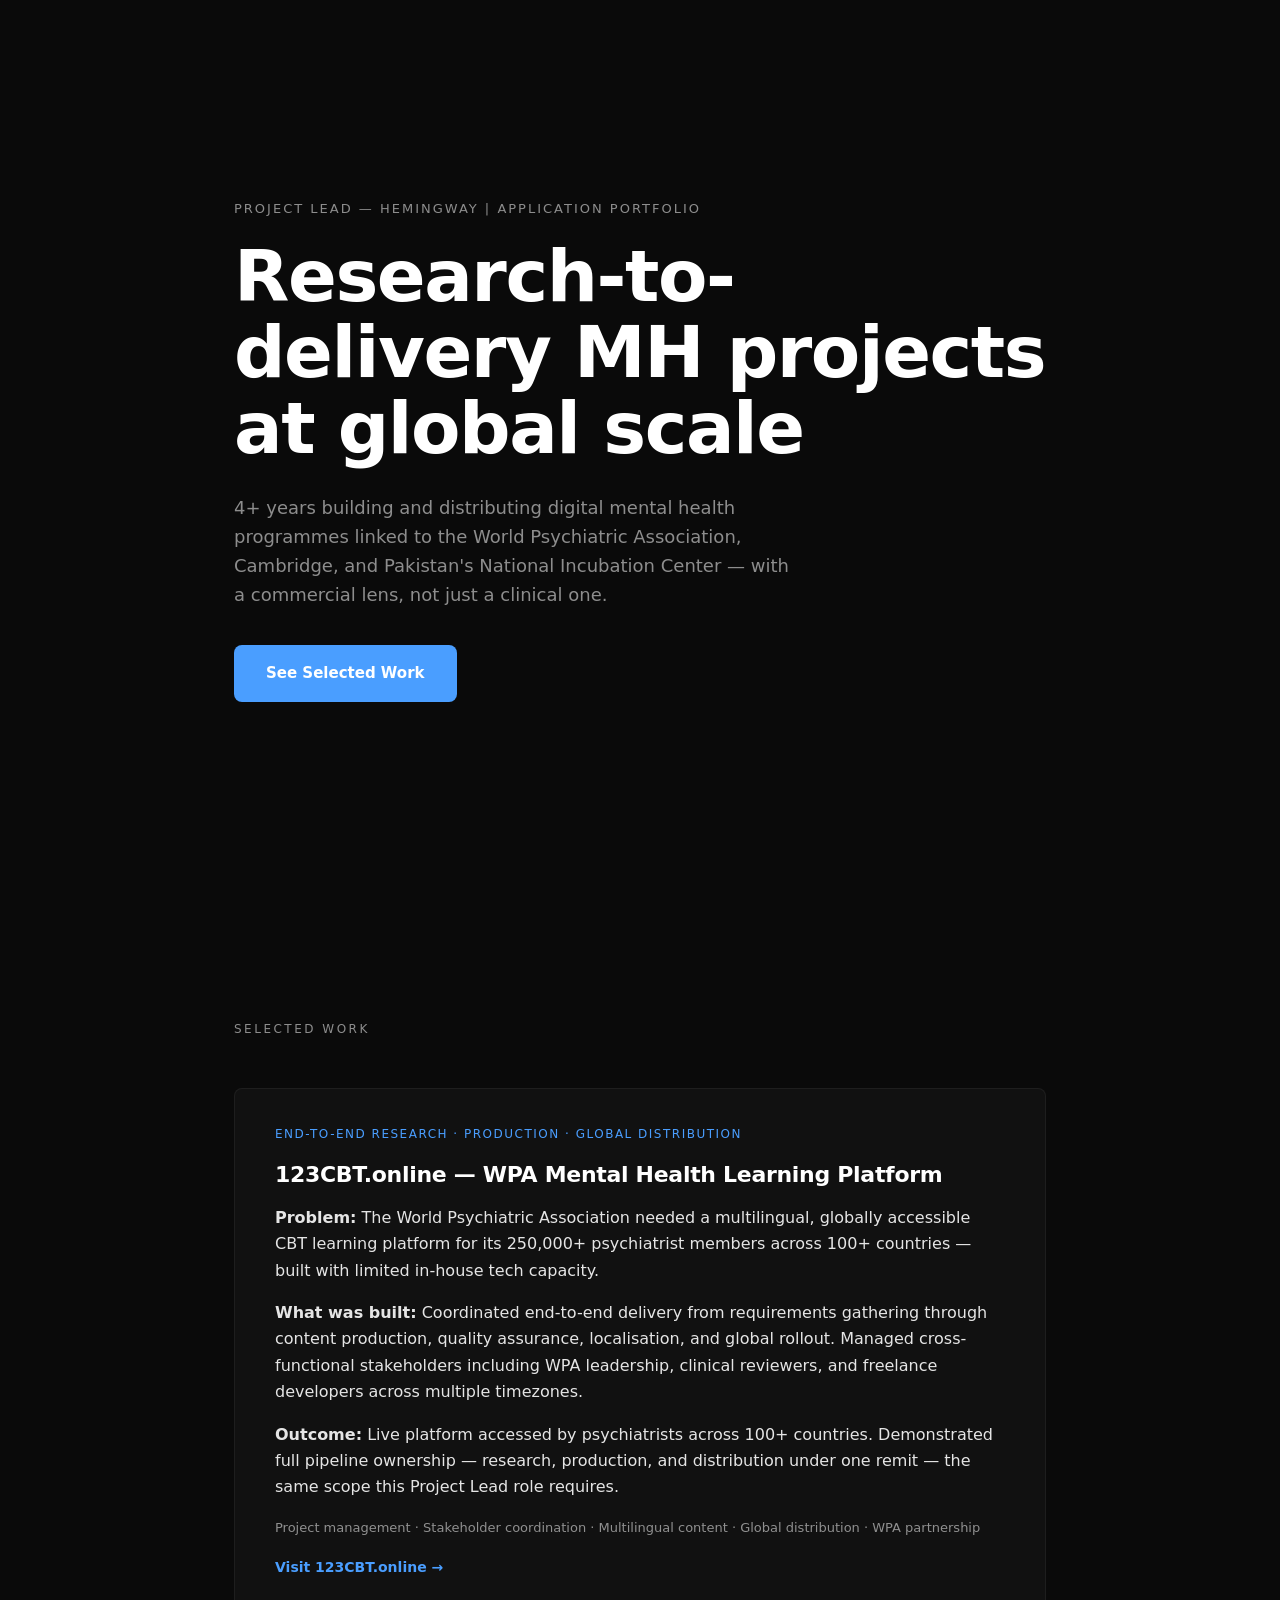
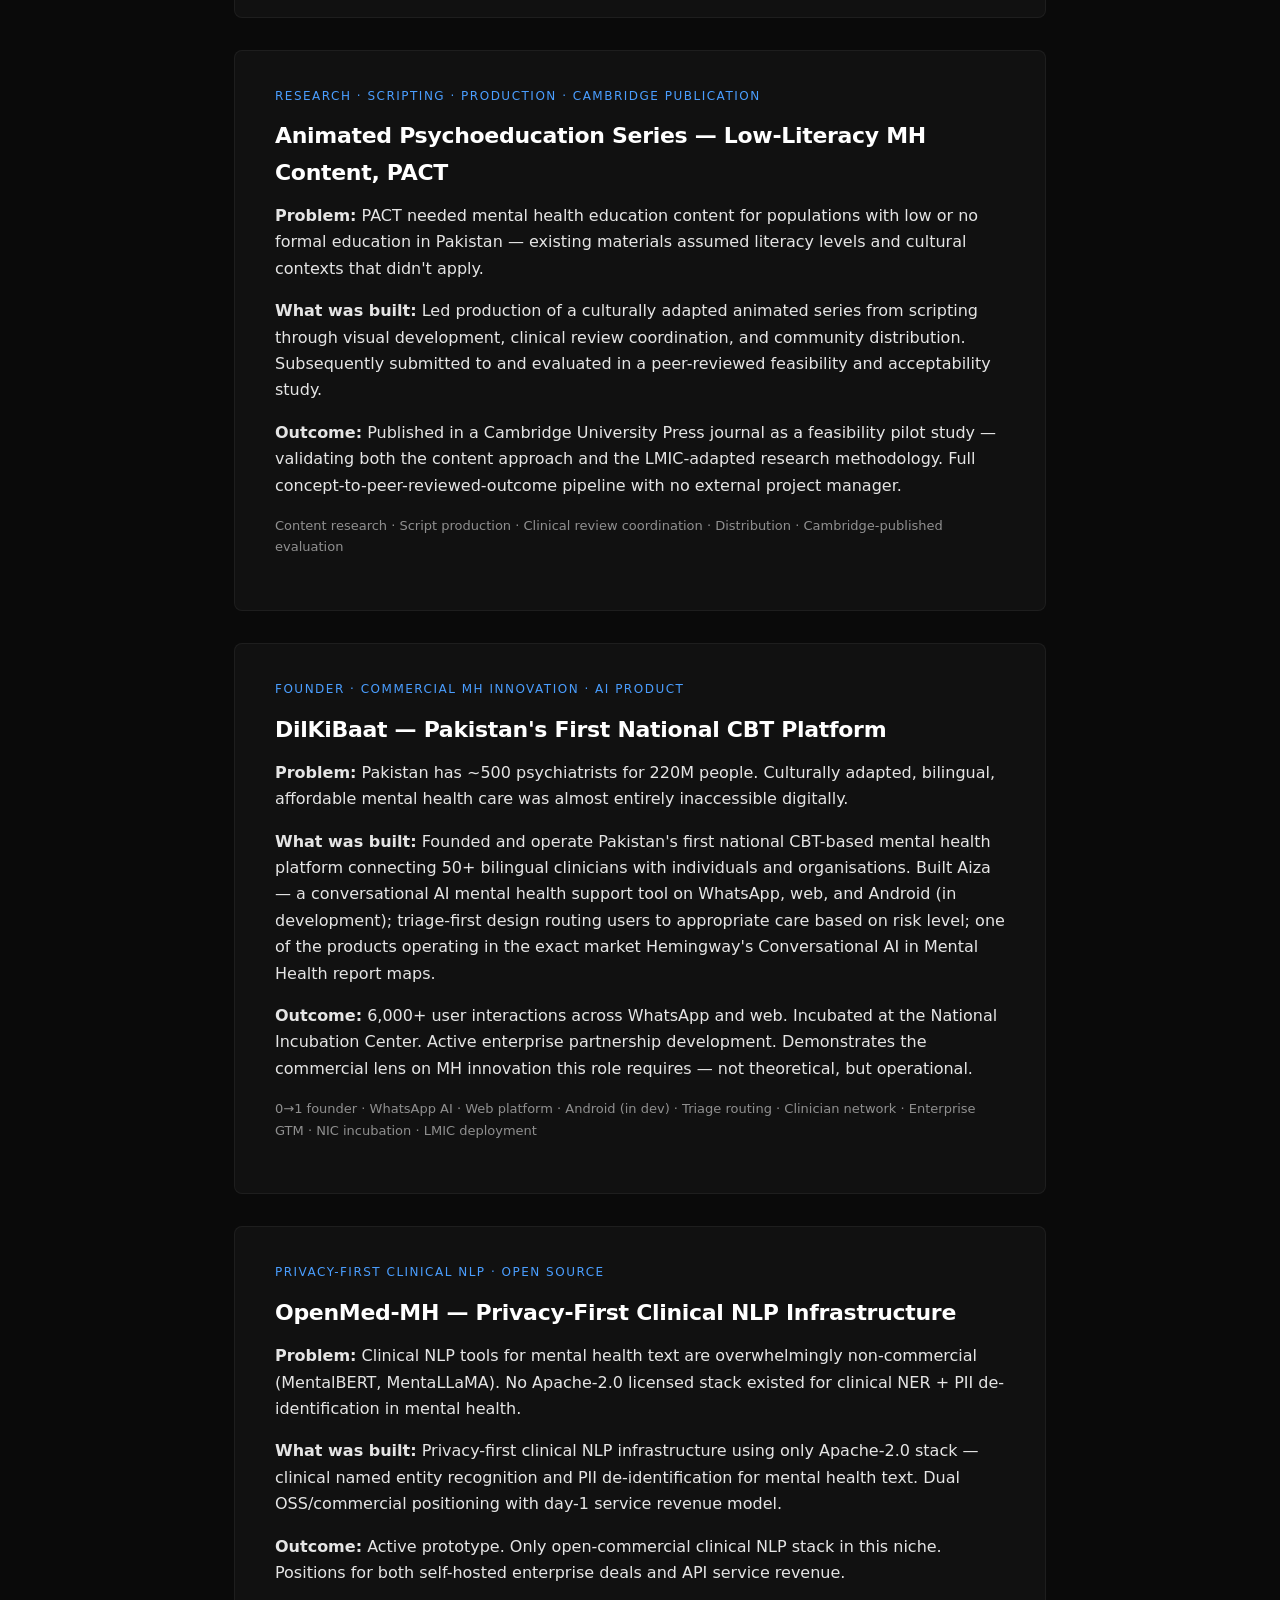
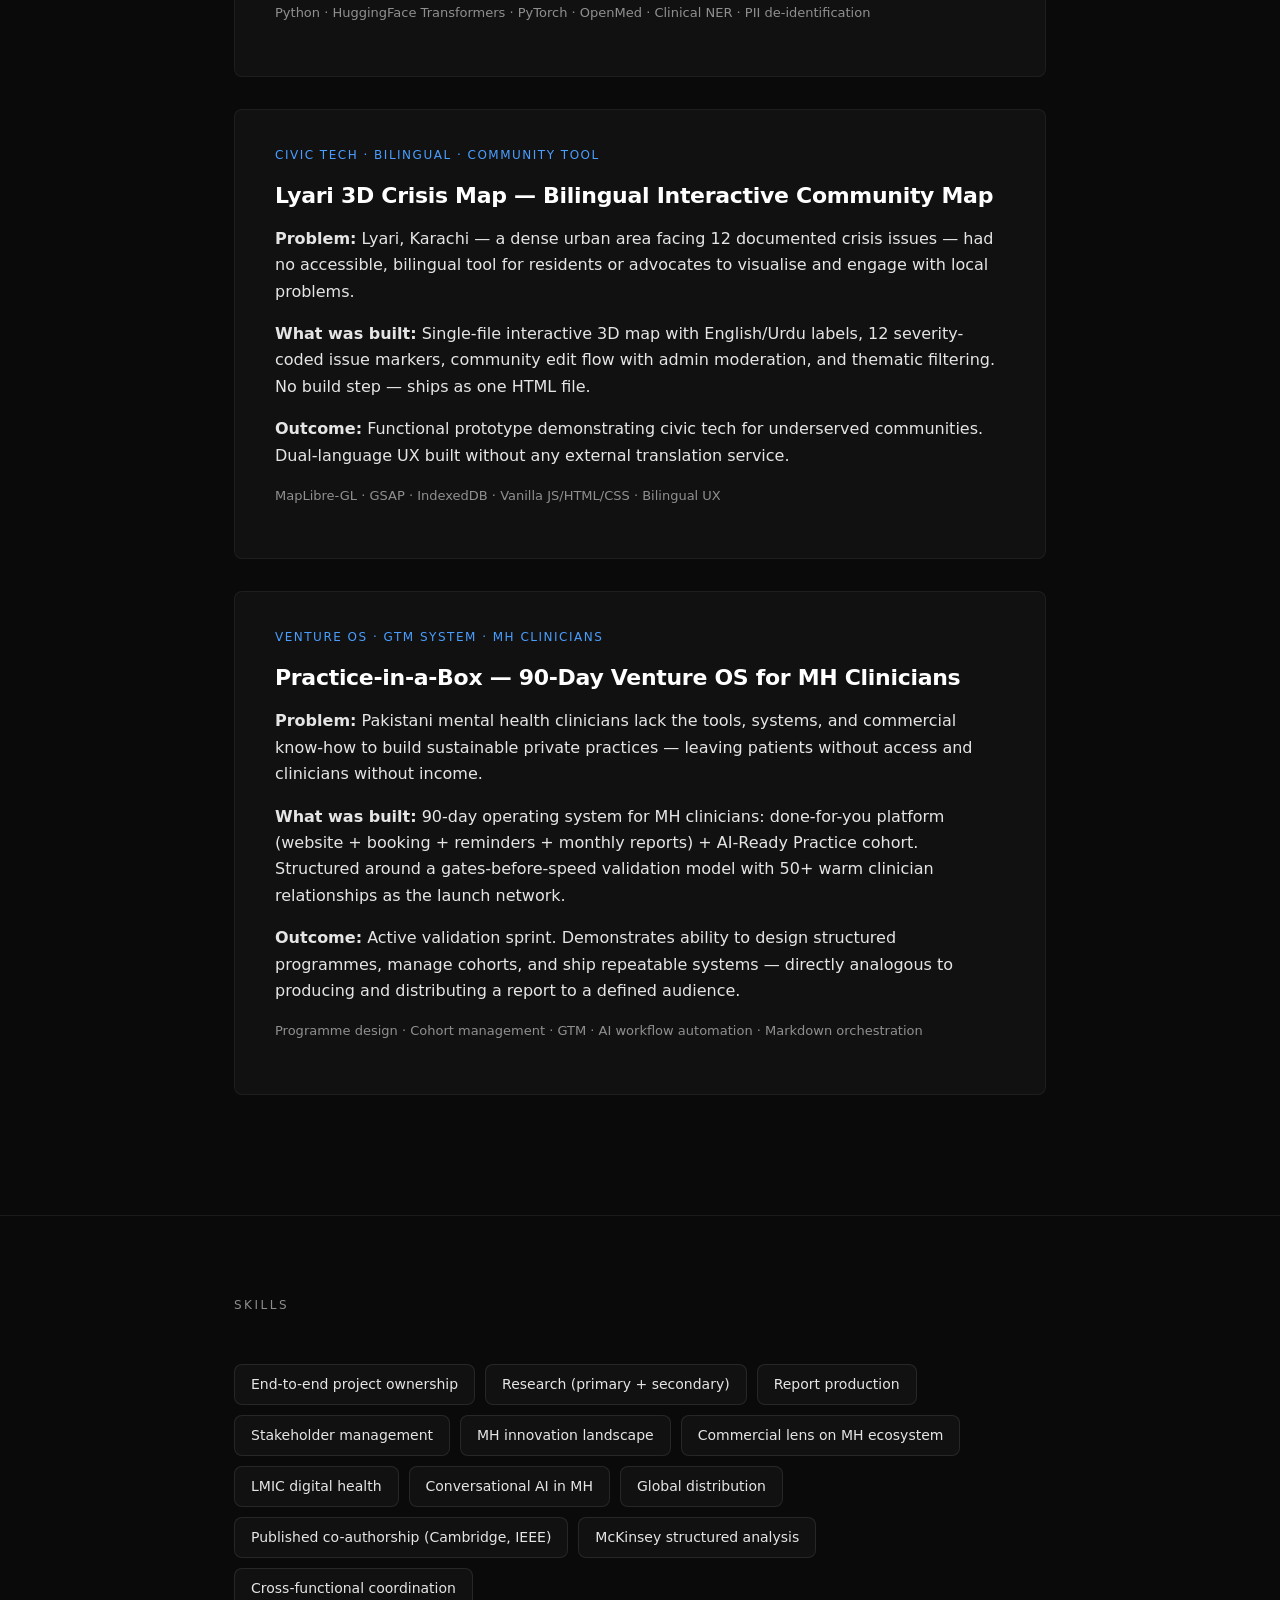
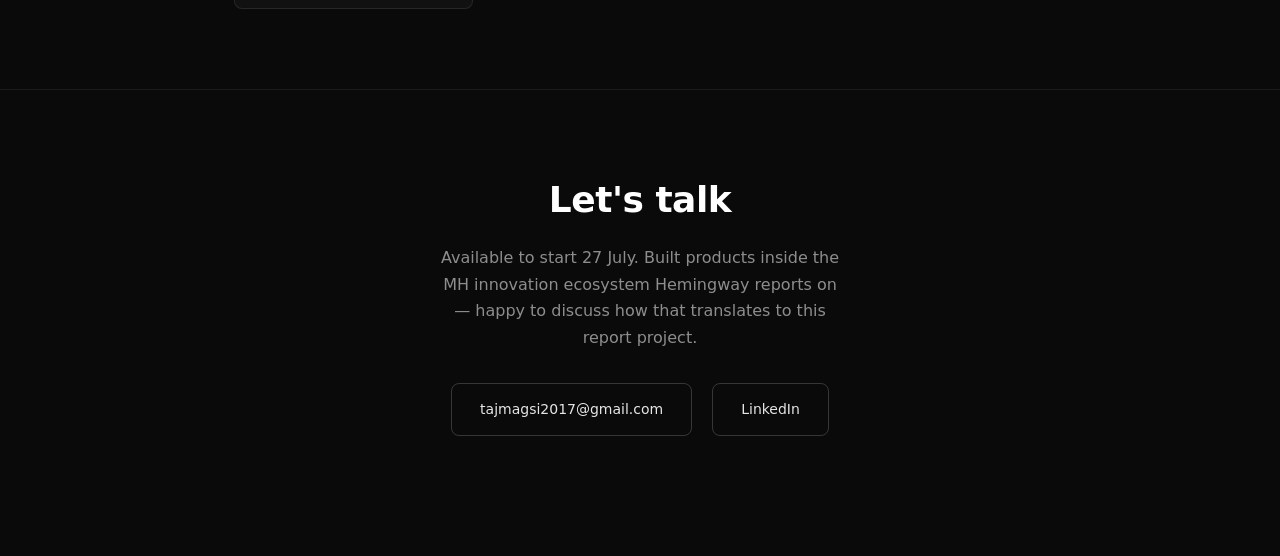
<file: jobs/hemingway-project-lead/index.html>
<!DOCTYPE html>
<html lang="en">
<head>
<meta charset="UTF-8">
<meta name="viewport" content="width=device-width, initial-scale=1.0">
<meta name="robots" content="noindex, nofollow">
<title>Taj M. Magsi — Project Lead, Hemingway | Portfolio</title>
<style>
  :root {
    --bg: #0A0A0A;
    --surface: #111111;
    --body: #E5E5E5;
    --secondary: rgba(229,229,229,0.6);
    --white: #FFFFFF;
    --radius: 8px;
    --accent: #4A9EFF;
  }

  *, *::before, *::after { box-sizing: border-box; margin: 0; padding: 0; }
  html { scroll-behavior: smooth; }

  body {
    background: var(--bg);
    color: var(--body);
    font-family: 'Segoe UI', system-ui, -apple-system, sans-serif;
    font-size: 16px;
    line-height: 1.65;
    -webkit-font-smoothing: antialiased;
  }

  a { color: var(--accent); text-decoration: none; }
  a:hover { text-decoration: underline; }

  .container { max-width: 860px; margin: 0 auto; padding: 0 24px; }
  section { padding: 120px 0; }
  @media (max-width: 768px) { section { padding: 80px 0; } }

  .hero {
    min-height: 100vh;
    display: flex;
    flex-direction: column;
    justify-content: center;
    padding: 80px 0;
  }

  .hero-label {
    font-size: 13px;
    letter-spacing: 2px;
    text-transform: uppercase;
    color: var(--secondary);
    margin-bottom: 20px;
  }

  .hero h1 {
    color: var(--white);
    font-size: clamp(42px, 7vw, 72px);
    letter-spacing: -0.02em;
    line-height: 1.05;
    margin-bottom: 28px;
  }

  .hero-sub {
    font-size: 18px;
    color: var(--secondary);
    max-width: 560px;
    line-height: 1.6;
    margin-bottom: 36px;
  }

  .hero-cta {
    display: inline-block;
    background: var(--accent);
    color: var(--white);
    padding: 16px 32px;
    border-radius: var(--radius);
    font-weight: 600;
    font-size: 15px;
    transition: opacity 200ms ease;
  }

  .hero-cta:hover { opacity: 0.85; text-decoration: none; }

  .section-label {
    font-size: 12px;
    letter-spacing: 2.5px;
    text-transform: uppercase;
    color: var(--secondary);
    margin-bottom: 48px;
  }

  .case-studies { display: flex; flex-direction: column; gap: 32px; }

  .case-card {
    background: var(--surface);
    border-radius: var(--radius);
    padding: 36px 40px;
    border: 1px solid rgba(229,229,229,0.06);
    transition: border-color 200ms ease;
  }

  .case-card:hover { border-color: rgba(74,158,255,0.3); }

  .case-tag {
    font-size: 12px;
    letter-spacing: 1.5px;
    text-transform: uppercase;
    color: var(--accent);
    margin-bottom: 12px;
  }

  .case-card h3 {
    color: var(--white);
    font-size: 22px;
    letter-spacing: -0.3px;
    margin-bottom: 12px;
  }

  .case-card p { color: var(--body); margin-bottom: 16px; }
  .case-stack { font-size: 13px; color: var(--secondary); margin-bottom: 16px; }
  .case-link { font-size: 14px; font-weight: 600; }

  .skills-section {
    border-top: 1px solid rgba(229,229,229,0.08);
    padding: 80px 0;
  }

  .skills-list { display: flex; flex-wrap: wrap; gap: 10px; margin-top: 32px; }

  .skill-chip {
    background: var(--surface);
    border: 1px solid rgba(229,229,229,0.1);
    border-radius: var(--radius);
    padding: 8px 16px;
    font-size: 14px;
    color: var(--body);
  }

  .contact-section {
    border-top: 1px solid rgba(229,229,229,0.08);
    padding: 80px 0 120px;
    text-align: center;
  }

  .contact-section h2 {
    color: var(--white);
    font-size: 36px;
    letter-spacing: -0.5px;
    margin-bottom: 16px;
  }

  .contact-section p {
    color: var(--secondary);
    margin-bottom: 32px;
    max-width: 400px;
    margin-left: auto;
    margin-right: auto;
  }

  .contact-links { display: flex; gap: 20px; justify-content: center; flex-wrap: wrap; }

  .contact-btn {
    display: inline-block;
    border: 1px solid rgba(229,229,229,0.2);
    border-radius: var(--radius);
    padding: 14px 28px;
    color: var(--body);
    font-size: 14px;
    transition: border-color 200ms ease, color 200ms ease;
  }

  .contact-btn:hover { border-color: var(--accent); color: var(--white); text-decoration: none; }

  .reveal {
    opacity: 0;
    transform: translateY(30px);
    transition: opacity 0.6s ease-out, transform 0.6s ease-out;
  }

  .reveal.visible { opacity: 1; transform: translateY(0); }
  .reveal:nth-child(2) { transition-delay: 80ms; }
  .reveal:nth-child(3) { transition-delay: 160ms; }

  @media (prefers-reduced-motion: reduce) {
    .reveal { opacity: 1; transform: none; transition: none; }
  }
</style>
</head>
<body>

<!-- HERO -->
<section class="hero">
  <div class="container">
    <div class="hero-label">Project Lead — Hemingway | Application Portfolio</div>
    <h1>Research-to-delivery MH projects at global scale</h1>
    <p class="hero-sub">4+ years building and distributing digital mental health programmes linked to the World Psychiatric Association, Cambridge, and Pakistan's National Incubation Center — with a commercial lens, not just a clinical one.</p>
    <a href="#work" class="hero-cta">See Selected Work</a>
  </div>
</section>

<!-- CASE STUDIES -->
<section id="work">
  <div class="container">
    <div class="section-label">Selected Work</div>
    <div class="case-studies">

      <div class="case-card reveal">
        <div class="case-tag">End-to-End Research · Production · Global Distribution</div>
        <h3>123CBT.online — WPA Mental Health Learning Platform</h3>
        <p><strong>Problem:</strong> The World Psychiatric Association needed a multilingual, globally accessible CBT learning platform for its 250,000+ psychiatrist members across 100+ countries — built with limited in-house tech capacity.</p>
        <p><strong>What was built:</strong> Coordinated end-to-end delivery from requirements gathering through content production, quality assurance, localisation, and global rollout. Managed cross-functional stakeholders including WPA leadership, clinical reviewers, and freelance developers across multiple timezones.</p>
        <p><strong>Outcome:</strong> Live platform accessed by psychiatrists across 100+ countries. Demonstrated full pipeline ownership — research, production, and distribution under one remit — the same scope this Project Lead role requires.</p>
        <div class="case-stack">Project management · Stakeholder coordination · Multilingual content · Global distribution · WPA partnership</div>
        <a href="https://123CBT.online" class="case-link">Visit 123CBT.online →</a>
      </div>

      <div class="case-card reveal">
        <div class="case-tag">Research · Scripting · Production · Cambridge Publication</div>
        <h3>Animated Psychoeducation Series — Low-Literacy MH Content, PACT</h3>
        <p><strong>Problem:</strong> PACT needed mental health education content for populations with low or no formal education in Pakistan — existing materials assumed literacy levels and cultural contexts that didn't apply.</p>
        <p><strong>What was built:</strong> Led production of a culturally adapted animated series from scripting through visual development, clinical review coordination, and community distribution. Subsequently submitted to and evaluated in a peer-reviewed feasibility and acceptability study.</p>
        <p><strong>Outcome:</strong> Published in a Cambridge University Press journal as a feasibility pilot study — validating both the content approach and the LMIC-adapted research methodology. Full concept-to-peer-reviewed-outcome pipeline with no external project manager.</p>
        <div class="case-stack">Content research · Script production · Clinical review coordination · Distribution · Cambridge-published evaluation</div>
      </div>

      <div class="case-card reveal">
        <div class="case-tag">Founder · Commercial MH Innovation · AI Product</div>
        <h3>DilKiBaat — Pakistan's First National CBT Platform</h3>
        <p><strong>Problem:</strong> Pakistan has ~500 psychiatrists for 220M people. Culturally adapted, bilingual, affordable mental health care was almost entirely inaccessible digitally.</p>
        <p><strong>What was built:</strong> Founded and operate Pakistan's first national CBT-based mental health platform connecting 50+ bilingual clinicians with individuals and organisations. Built Aiza — a conversational AI mental health support tool on WhatsApp, web, and Android (in development); triage-first design routing users to appropriate care based on risk level; one of the products operating in the exact market Hemingway's Conversational AI in Mental Health report maps.</p>
        <p><strong>Outcome:</strong> 6,000+ user interactions across WhatsApp and web. Incubated at the National Incubation Center. Active enterprise partnership development. Demonstrates the commercial lens on MH innovation this role requires — not theoretical, but operational.</p>
        <div class="case-stack">0→1 founder · WhatsApp AI · Web platform · Android (in dev) · Triage routing · Clinician network · Enterprise GTM · NIC incubation · LMIC deployment</div>
      </div>

      <div class="case-card reveal">
        <div class="case-tag">Privacy-First Clinical NLP · Open Source</div>
        <h3>OpenMed-MH — Privacy-First Clinical NLP Infrastructure</h3>
        <p><strong>Problem:</strong> Clinical NLP tools for mental health text are overwhelmingly non-commercial (MentalBERT, MentaLLaMA). No Apache-2.0 licensed stack existed for clinical NER + PII de-identification in mental health.</p>
        <p><strong>What was built:</strong> Privacy-first clinical NLP infrastructure using only Apache-2.0 stack — clinical named entity recognition and PII de-identification for mental health text. Dual OSS/commercial positioning with day-1 service revenue model.</p>
        <p><strong>Outcome:</strong> Active prototype. Only open-commercial clinical NLP stack in this niche. Positions for both self-hosted enterprise deals and API service revenue.</p>
        <div class="case-stack">Python · HuggingFace Transformers · PyTorch · OpenMed · Clinical NER · PII de-identification</div>
      </div>

      <div class="case-card reveal">
        <div class="case-tag">Civic Tech · Bilingual · Community Tool</div>
        <h3>Lyari 3D Crisis Map — Bilingual Interactive Community Map</h3>
        <p><strong>Problem:</strong> Lyari, Karachi — a dense urban area facing 12 documented crisis issues — had no accessible, bilingual tool for residents or advocates to visualise and engage with local problems.</p>
        <p><strong>What was built:</strong> Single-file interactive 3D map with English/Urdu labels, 12 severity-coded issue markers, community edit flow with admin moderation, and thematic filtering. No build step — ships as one HTML file.</p>
        <p><strong>Outcome:</strong> Functional prototype demonstrating civic tech for underserved communities. Dual-language UX built without any external translation service.</p>
        <div class="case-stack">MapLibre-GL · GSAP · IndexedDB · Vanilla JS/HTML/CSS · Bilingual UX</div>
      </div>

      <div class="case-card reveal">
        <div class="case-tag">Venture OS · GTM System · MH Clinicians</div>
        <h3>Practice-in-a-Box — 90-Day Venture OS for MH Clinicians</h3>
        <p><strong>Problem:</strong> Pakistani mental health clinicians lack the tools, systems, and commercial know-how to build sustainable private practices — leaving patients without access and clinicians without income.</p>
        <p><strong>What was built:</strong> 90-day operating system for MH clinicians: done-for-you platform (website + booking + reminders + monthly reports) + AI-Ready Practice cohort. Structured around a gates-before-speed validation model with 50+ warm clinician relationships as the launch network.</p>
        <p><strong>Outcome:</strong> Active validation sprint. Demonstrates ability to design structured programmes, manage cohorts, and ship repeatable systems — directly analogous to producing and distributing a report to a defined audience.</p>
        <div class="case-stack">Programme design · Cohort management · GTM · AI workflow automation · Markdown orchestration</div>
      </div>

    </div>
  </div>
</section>

<!-- SKILLS -->
<div class="skills-section">
  <div class="container">
    <div class="section-label">Skills</div>
    <div class="skills-list">
      <span class="skill-chip">End-to-end project ownership</span>
      <span class="skill-chip">Research (primary + secondary)</span>
      <span class="skill-chip">Report production</span>
      <span class="skill-chip">Stakeholder management</span>
      <span class="skill-chip">MH innovation landscape</span>
      <span class="skill-chip">Commercial lens on MH ecosystem</span>
      <span class="skill-chip">LMIC digital health</span>
      <span class="skill-chip">Conversational AI in MH</span>
      <span class="skill-chip">Global distribution</span>
      <span class="skill-chip">Published co-authorship (Cambridge, IEEE)</span>
      <span class="skill-chip">McKinsey structured analysis</span>
      <span class="skill-chip">Cross-functional coordination</span>
    </div>
  </div>
</div>

<!-- CONTACT -->
<div class="contact-section">
  <div class="container">
    <h2>Let's talk</h2>
    <p>Available to start 27 July. Built products inside the MH innovation ecosystem Hemingway reports on — happy to discuss how that translates to this report project.</p>
    <div class="contact-links">
      <a href="mailto:tajmagsi2017@gmail.com" class="contact-btn">tajmagsi2017@gmail.com</a>
      <a href="https://www.linkedin.com/in/tajmagsi" class="contact-btn">LinkedIn</a>
    </div>
  </div>
</div>

<script>
  const observer = new IntersectionObserver((entries) => {
    entries.forEach(e => { if (e.isIntersecting) e.target.classList.add('visible'); });
  }, { threshold: 0.2 });
  document.querySelectorAll('.reveal').forEach(el => observer.observe(el));
</script>

</body>
</html>
</file>
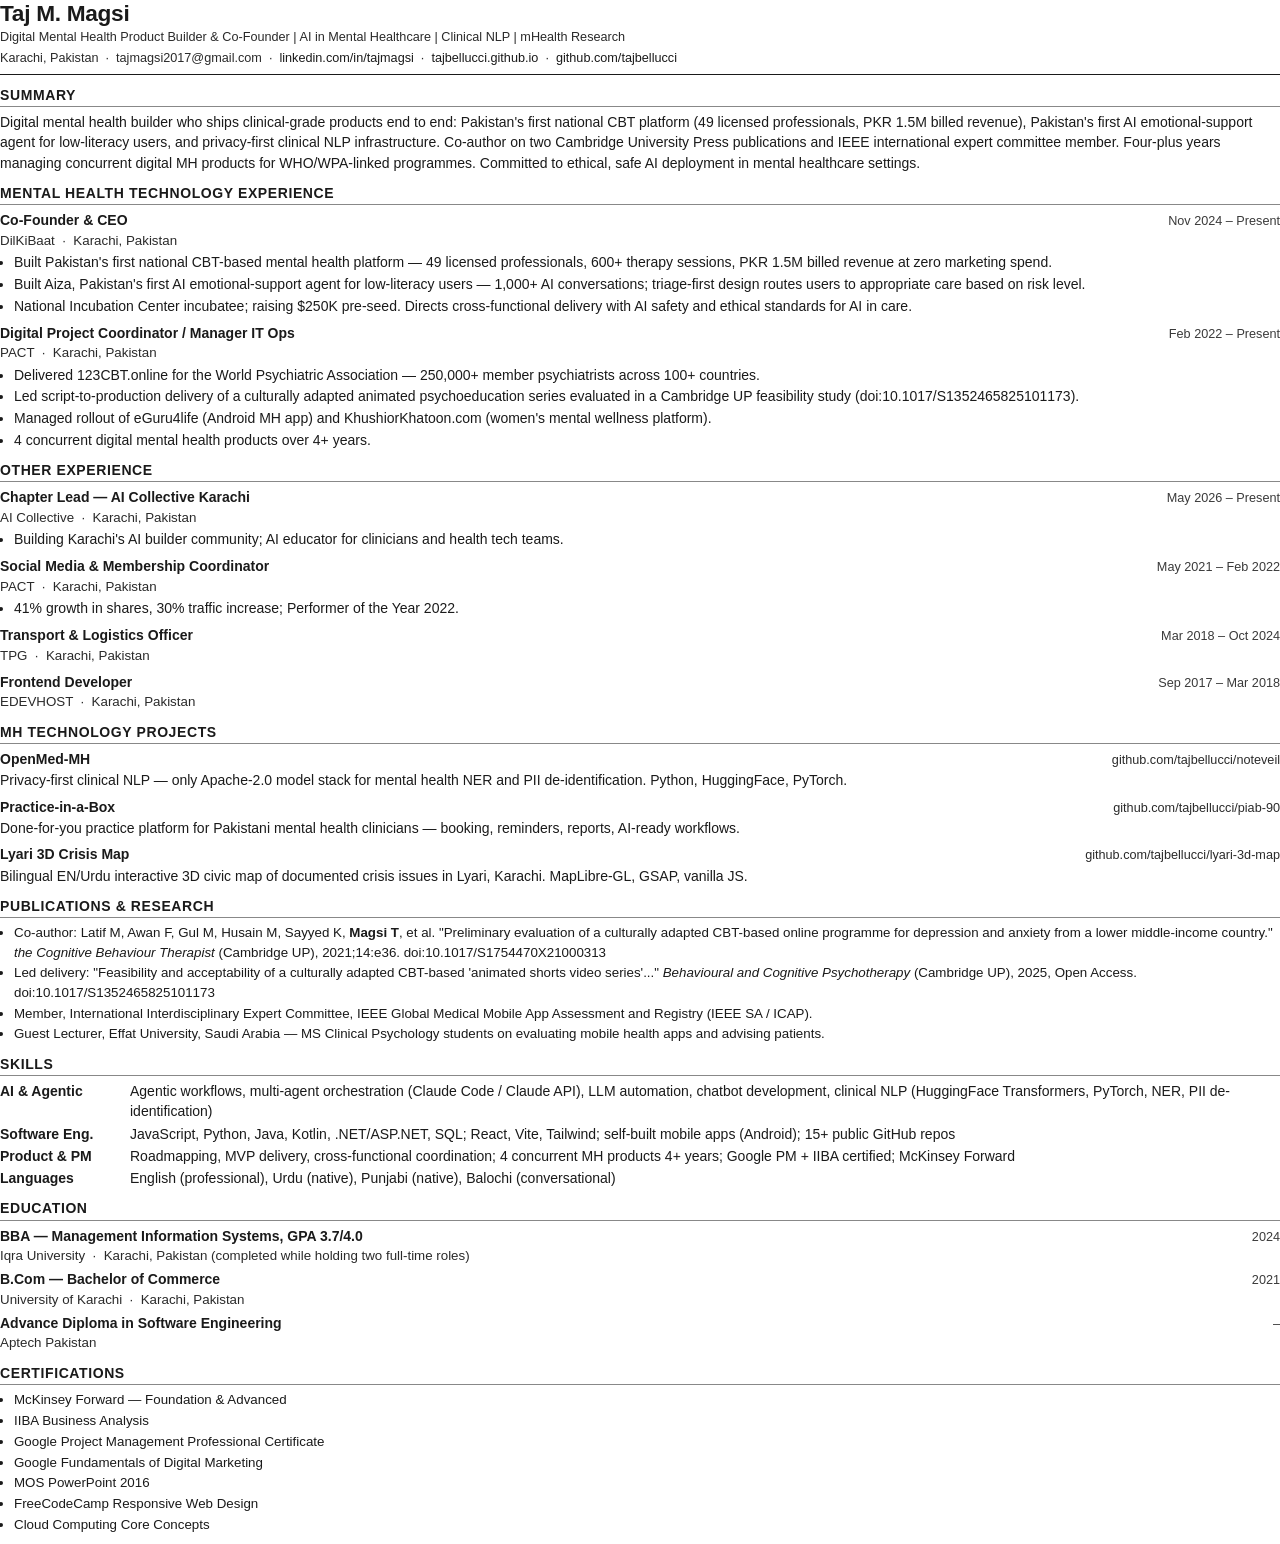
<file: resume-mentalhealth.html>
<!DOCTYPE html>
<html lang="en">
<head>
<meta charset="UTF-8">
<meta name="viewport" content="width=device-width, initial-scale=1.0">
<title>Taj M. Magsi — Resume (Mental Health Focus)</title>
<style>
  @page {
    size: Letter;
    margin: 0.6in;
  }

  * {
    box-sizing: border-box;
    margin: 0;
    padding: 0;
  }

  body {
    font-family: Calibri, 'Gill Sans', Arial, sans-serif;
    font-size: 10.5pt;
    line-height: 1.45;
    color: #1a1a1a;
    background: #ffffff;
  }

  .header {
    border-bottom: 1.5px solid #1a1a1a;
    padding-bottom: 6px;
    margin-bottom: 10px;
  }

  .header h1 {
    font-size: 17pt;
    font-weight: 700;
    letter-spacing: -0.3px;
    line-height: 1.15;
  }

  .header .tagline {
    font-size: 9.5pt;
    color: #2a2a2a;
    margin-top: 2px;
  }

  .contact-line {
    font-size: 9.5pt;
    margin-top: 3px;
    color: #2a2a2a;
  }

  .contact-line a {
    color: #1a1a1a;
    text-decoration: none;
  }

  .section {
    margin-bottom: 10px;
  }

  .section h2 {
    font-size: 10.5pt;
    font-weight: 700;
    text-transform: uppercase;
    letter-spacing: 0.6px;
    border-bottom: 0.75px solid #888;
    padding-bottom: 1px;
    margin-bottom: 5px;
  }

  .summary p {
    font-size: 10.5pt;
  }

  .job {
    margin-bottom: 7px;
  }

  .job-header {
    display: flex;
    justify-content: space-between;
    align-items: baseline;
  }

  .job-title {
    font-weight: 700;
    font-size: 10.5pt;
  }

  .job-date {
    font-size: 9.5pt;
    color: #3a3a3a;
    white-space: nowrap;
    padding-left: 8px;
  }

  .job-org {
    font-size: 10pt;
    color: #2a2a2a;
    margin-bottom: 2px;
  }

  .job ul {
    padding-left: 14px;
    margin-top: 2px;
  }

  .job li {
    margin-bottom: 1.5px;
    font-size: 10.5pt;
  }

  .project {
    margin-bottom: 6px;
  }

  .project-header {
    display: flex;
    justify-content: space-between;
    align-items: baseline;
  }

  .project-name {
    font-weight: 700;
    font-size: 10.5pt;
  }

  .project-link {
    font-size: 9.5pt;
    color: #3a3a3a;
  }

  .project-link a {
    color: #2a2a2a;
    text-decoration: none;
  }

  .project p {
    font-size: 10.5pt;
    margin-top: 1px;
  }

  .skills-grid {
    font-size: 10.5pt;
  }

  .skill-row {
    display: flex;
    margin-bottom: 2px;
  }

  .skill-label {
    font-weight: 700;
    min-width: 130px;
    flex-shrink: 0;
  }

  .edu-header {
    display: flex;
    justify-content: space-between;
    align-items: baseline;
  }

  .edu-degree {
    font-weight: 700;
    font-size: 10.5pt;
  }

  .edu-date {
    font-size: 9.5pt;
    color: #3a3a3a;
  }

  .edu-school {
    font-size: 10pt;
    color: #2a2a2a;
    margin-bottom: 4px;
  }

  .cert-list {
    font-size: 10pt;
    padding-left: 14px;
  }

  .cert-list li {
    margin-bottom: 1.5px;
  }
</style>
</head>
<body>

<div class="header">
  <h1>Taj M. Magsi</h1>
  <div class="tagline">Digital Mental Health Product Builder &amp; Co-Founder | AI in Mental Healthcare | Clinical NLP | mHealth Research</div>
  <div class="contact-line">
    Karachi, Pakistan &nbsp;&middot;&nbsp; tajmagsi2017@gmail.com &nbsp;&middot;&nbsp;
    <a href="https://www.linkedin.com/in/tajmagsi">linkedin.com/in/tajmagsi</a> &nbsp;&middot;&nbsp;
    <a href="https://tajbellucci.github.io">tajbellucci.github.io</a> &nbsp;&middot;&nbsp;
    <a href="https://github.com/tajbellucci">github.com/tajbellucci</a>
  </div>
</div>

<div class="section summary">
  <h2>Summary</h2>
  <p>Digital mental health builder who ships clinical-grade products end to end: Pakistan's first national CBT platform (49 licensed professionals, PKR 1.5M billed revenue), Pakistan's first AI emotional-support agent for low-literacy users, and privacy-first clinical NLP infrastructure. Co-author on two Cambridge University Press publications and IEEE international expert committee member. Four-plus years managing concurrent digital MH products for WHO/WPA-linked programmes. Committed to ethical, safe AI deployment in mental healthcare settings.</p>
</div>

<div class="section">
  <h2>Mental Health Technology Experience</h2>

  <div class="job">
    <div class="job-header">
      <span class="job-title">Co-Founder &amp; CEO</span>
      <span class="job-date">Nov 2024 – Present</span>
    </div>
    <div class="job-org">DilKiBaat &nbsp;&middot;&nbsp; Karachi, Pakistan</div>
    <ul>
      <li>Built Pakistan's first national CBT-based mental health platform — 49 licensed professionals, 600+ therapy sessions, PKR 1.5M billed revenue at zero marketing spend.</li>
      <li>Built Aiza, Pakistan's first AI emotional-support agent for low-literacy users — 1,000+ AI conversations; triage-first design routes users to appropriate care based on risk level.</li>
      <li>National Incubation Center incubatee; raising $250K pre-seed. Directs cross-functional delivery with AI safety and ethical standards for AI in care.</li>
    </ul>
  </div>

  <div class="job">
    <div class="job-header">
      <span class="job-title">Digital Project Coordinator / Manager IT Ops</span>
      <span class="job-date">Feb 2022 – Present</span>
    </div>
    <div class="job-org">PACT &nbsp;&middot;&nbsp; Karachi, Pakistan</div>
    <ul>
      <li>Delivered 123CBT.online for the World Psychiatric Association — 250,000+ member psychiatrists across 100+ countries.</li>
      <li>Led script-to-production delivery of a culturally adapted animated psychoeducation series evaluated in a Cambridge UP feasibility study (doi:10.1017/S1352465825101173).</li>
      <li>Managed rollout of eGuru4life (Android MH app) and KhushiorKhatoon.com (women's mental wellness platform).</li>
      <li>4 concurrent digital mental health products over 4+ years.</li>
    </ul>
  </div>

</div>

<div class="section">
  <h2>Other Experience</h2>

  <div class="job">
    <div class="job-header">
      <span class="job-title">Chapter Lead — AI Collective Karachi</span>
      <span class="job-date">May 2026 – Present</span>
    </div>
    <div class="job-org">AI Collective &nbsp;&middot;&nbsp; Karachi, Pakistan</div>
    <ul>
      <li>Building Karachi's AI builder community; AI educator for clinicians and health tech teams.</li>
    </ul>
  </div>

  <div class="job">
    <div class="job-header">
      <span class="job-title">Social Media &amp; Membership Coordinator</span>
      <span class="job-date">May 2021 – Feb 2022</span>
    </div>
    <div class="job-org">PACT &nbsp;&middot;&nbsp; Karachi, Pakistan</div>
    <ul>
      <li>41% growth in shares, 30% traffic increase; Performer of the Year 2022.</li>
    </ul>
  </div>

  <div class="job">
    <div class="job-header">
      <span class="job-title">Transport &amp; Logistics Officer</span>
      <span class="job-date">Mar 2018 – Oct 2024</span>
    </div>
    <div class="job-org">TPG &nbsp;&middot;&nbsp; Karachi, Pakistan</div>
  </div>

  <div class="job">
    <div class="job-header">
      <span class="job-title">Frontend Developer</span>
      <span class="job-date">Sep 2017 – Mar 2018</span>
    </div>
    <div class="job-org">EDEVHOST &nbsp;&middot;&nbsp; Karachi, Pakistan</div>
  </div>

</div>

<div class="section">
  <h2>MH Technology Projects</h2>

  <div class="project">
    <div class="project-header">
      <span class="project-name">OpenMed-MH</span>
      <span class="project-link"><a href="https://github.com/tajbellucci/noteveil">github.com/tajbellucci/noteveil</a></span>
    </div>
    <p>Privacy-first clinical NLP — only Apache-2.0 model stack for mental health NER and PII de-identification. Python, HuggingFace, PyTorch.</p>
  </div>

  <div class="project">
    <div class="project-header">
      <span class="project-name">Practice-in-a-Box</span>
      <span class="project-link"><a href="https://github.com/tajbellucci/piab-90">github.com/tajbellucci/piab-90</a></span>
    </div>
    <p>Done-for-you practice platform for Pakistani mental health clinicians — booking, reminders, reports, AI-ready workflows.</p>
  </div>

  <div class="project">
    <div class="project-header">
      <span class="project-name">Lyari 3D Crisis Map</span>
      <span class="project-link"><a href="https://github.com/tajbellucci/lyari-3d-map">github.com/tajbellucci/lyari-3d-map</a></span>
    </div>
    <p>Bilingual EN/Urdu interactive 3D civic map of documented crisis issues in Lyari, Karachi. MapLibre-GL, GSAP, vanilla JS.</p>
  </div>

</div>

<div class="section">
  <h2>Publications &amp; Research</h2>
  <ul class="cert-list">
    <li>Co-author: Latif M, Awan F, Gul M, Husain M, Sayyed K, <strong>Magsi T</strong>, et al. "Preliminary evaluation of a culturally adapted CBT-based online programme for depression and anxiety from a lower middle-income country." <em>the Cognitive Behaviour Therapist</em> (Cambridge UP), 2021;14:e36. doi:10.1017/S1754470X21000313</li>
    <li>Led delivery: "Feasibility and acceptability of a culturally adapted CBT-based 'animated shorts video series'..." <em>Behavioural and Cognitive Psychotherapy</em> (Cambridge UP), 2025, Open Access. doi:10.1017/S1352465825101173</li>
    <li>Member, International Interdisciplinary Expert Committee, IEEE Global Medical Mobile App Assessment and Registry (IEEE SA / ICAP).</li>
    <li>Guest Lecturer, Effat University, Saudi Arabia — MS Clinical Psychology students on evaluating mobile health apps and advising patients.</li>
  </ul>
</div>

<div class="section">
  <h2>Skills</h2>
  <div class="skills-grid">
    <div class="skill-row">
      <span class="skill-label">AI &amp; Agentic</span>
      <span>Agentic workflows, multi-agent orchestration (Claude Code / Claude API), LLM automation, chatbot development, clinical NLP (HuggingFace Transformers, PyTorch, NER, PII de-identification)</span>
    </div>
    <div class="skill-row">
      <span class="skill-label">Software Eng.</span>
      <span>JavaScript, Python, Java, Kotlin, .NET/ASP.NET, SQL; React, Vite, Tailwind; self-built mobile apps (Android); 15+ public GitHub repos</span>
    </div>
    <div class="skill-row">
      <span class="skill-label">Product &amp; PM</span>
      <span>Roadmapping, MVP delivery, cross-functional coordination; 4 concurrent MH products 4+ years; Google PM + IIBA certified; McKinsey Forward</span>
    </div>
    <div class="skill-row">
      <span class="skill-label">Languages</span>
      <span>English (professional), Urdu (native), Punjabi (native), Balochi (conversational)</span>
    </div>
  </div>
</div>

<div class="section">
  <h2>Education</h2>
  <div>
    <div class="edu-header">
      <span class="edu-degree">BBA — Management Information Systems, GPA 3.7/4.0</span>
      <span class="edu-date">2024</span>
    </div>
    <div class="edu-school">Iqra University &nbsp;&middot;&nbsp; Karachi, Pakistan (completed while holding two full-time roles)</div>
  </div>
  <div>
    <div class="edu-header">
      <span class="edu-degree">B.Com — Bachelor of Commerce</span>
      <span class="edu-date">2021</span>
    </div>
    <div class="edu-school">University of Karachi &nbsp;&middot;&nbsp; Karachi, Pakistan</div>
  </div>
  <div>
    <div class="edu-header">
      <span class="edu-degree">Advance Diploma in Software Engineering</span>
      <span class="edu-date">–</span>
    </div>
    <div class="edu-school">Aptech Pakistan</div>
  </div>
</div>

<div class="section">
  <h2>Certifications</h2>
  <ul class="cert-list">
    <li>McKinsey Forward — Foundation &amp; Advanced</li>
    <li>IIBA Business Analysis</li>
    <li>Google Project Management Professional Certificate</li>
    <li>Google Fundamentals of Digital Marketing</li>
    <li>MOS PowerPoint 2016</li>
    <li>FreeCodeCamp Responsive Web Design</li>
    <li>Cloud Computing Core Concepts</li>
  </ul>
</div>

</body>
</html>
</file>
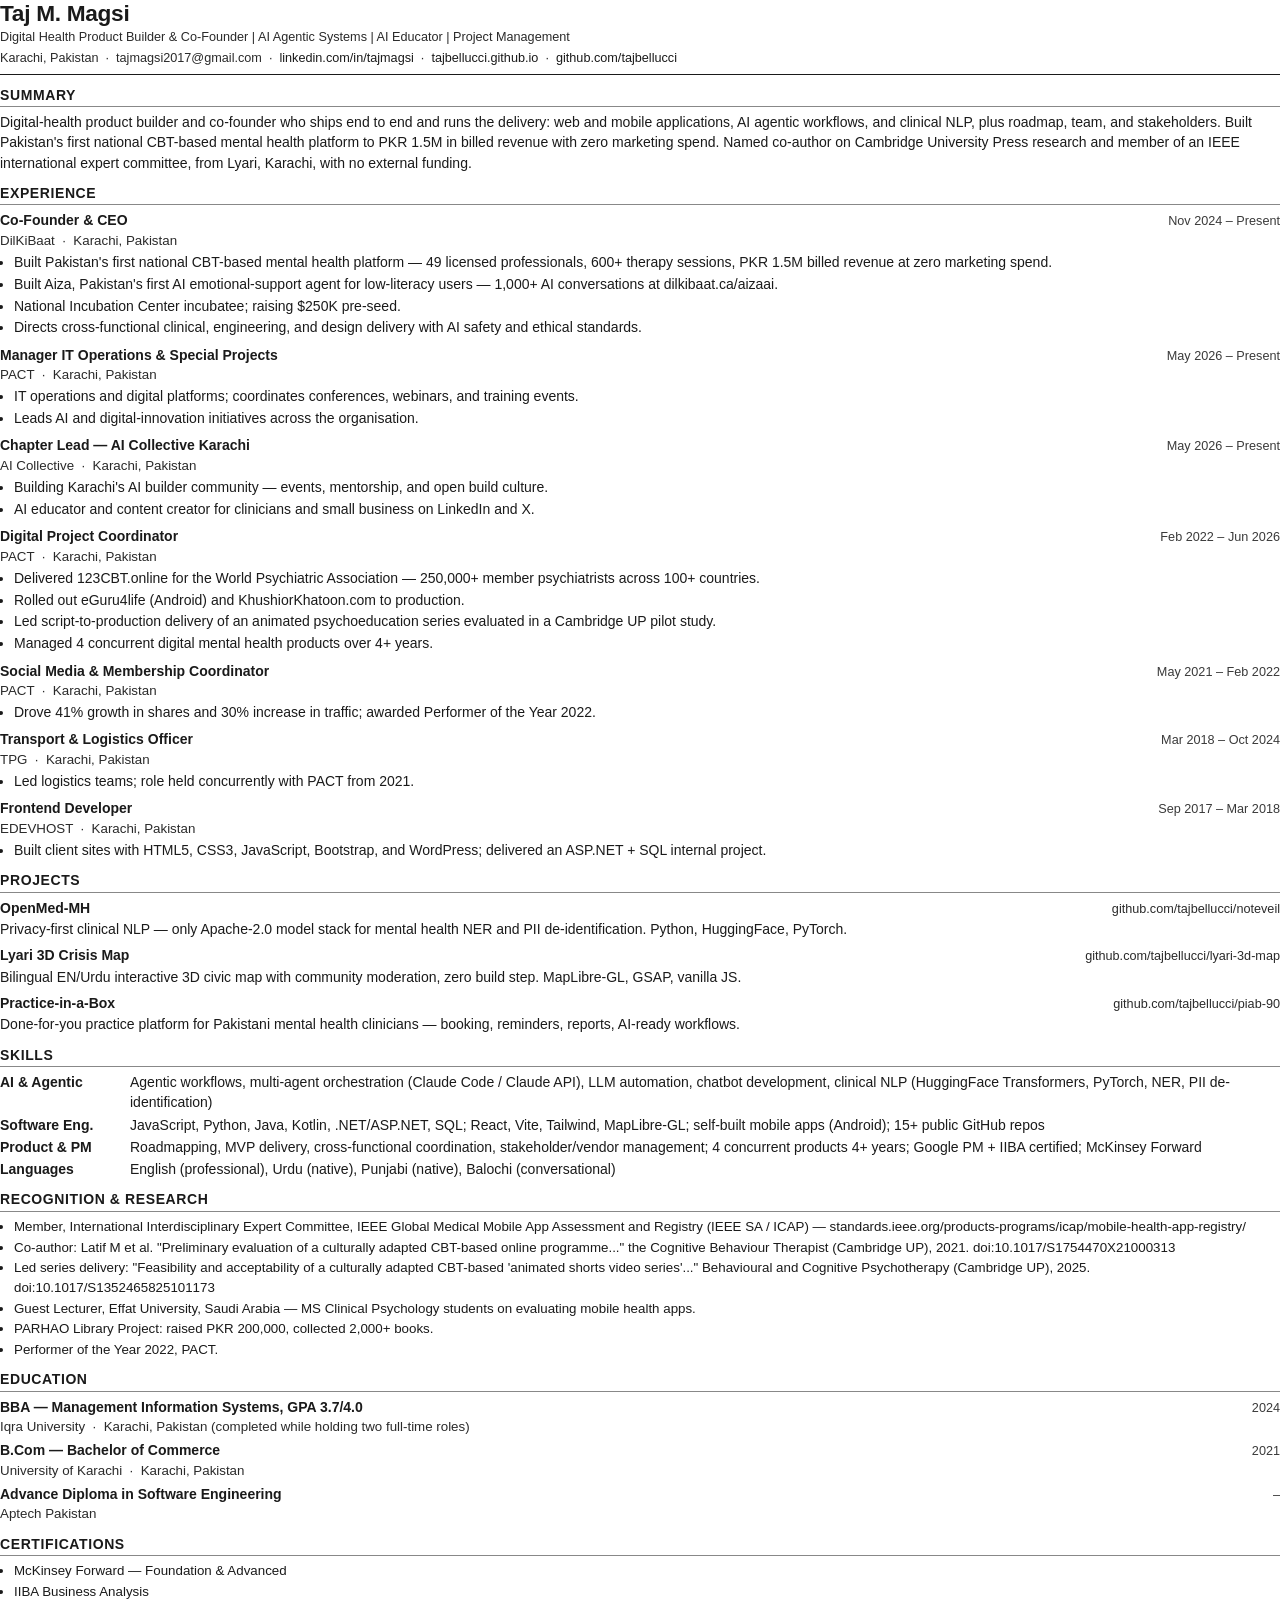
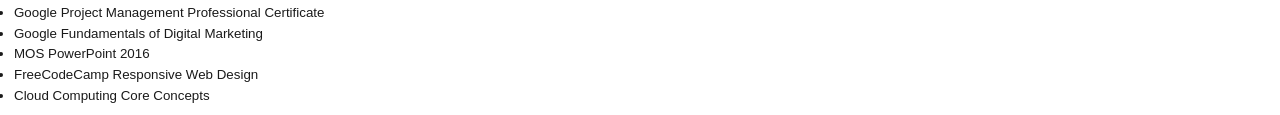
<file: resume.html>
<!DOCTYPE html>
<html lang="en">
<head>
<meta charset="UTF-8">
<meta name="viewport" content="width=device-width, initial-scale=1.0">
<title>Taj M. Magsi — Resume</title>
<style>
  @page {
    size: Letter;
    margin: 0.6in;
  }

  * {
    box-sizing: border-box;
    margin: 0;
    padding: 0;
  }

  body {
    font-family: Calibri, 'Gill Sans', Arial, sans-serif;
    font-size: 10.5pt;
    line-height: 1.45;
    color: #1a1a1a;
    background: #ffffff;
  }

  .header {
    border-bottom: 1.5px solid #1a1a1a;
    padding-bottom: 6px;
    margin-bottom: 10px;
  }

  .header h1 {
    font-size: 17pt;
    font-weight: 700;
    letter-spacing: -0.3px;
    line-height: 1.15;
  }

  .header .tagline {
    font-size: 9.5pt;
    color: #2a2a2a;
    margin-top: 2px;
  }

  .contact-line {
    font-size: 9.5pt;
    margin-top: 3px;
    color: #2a2a2a;
  }

  .contact-line a {
    color: #1a1a1a;
    text-decoration: none;
  }

  .section {
    margin-bottom: 10px;
  }

  .section h2 {
    font-size: 10.5pt;
    font-weight: 700;
    text-transform: uppercase;
    letter-spacing: 0.6px;
    border-bottom: 0.75px solid #888;
    padding-bottom: 1px;
    margin-bottom: 5px;
  }

  .summary p {
    font-size: 10.5pt;
  }

  .job {
    margin-bottom: 7px;
  }

  .job-header {
    display: flex;
    justify-content: space-between;
    align-items: baseline;
  }

  .job-title {
    font-weight: 700;
    font-size: 10.5pt;
  }

  .job-date {
    font-size: 9.5pt;
    color: #3a3a3a;
    white-space: nowrap;
    padding-left: 8px;
  }

  .job-org {
    font-size: 10pt;
    color: #2a2a2a;
    margin-bottom: 2px;
  }

  .job ul {
    padding-left: 14px;
    margin-top: 2px;
  }

  .job li {
    margin-bottom: 1.5px;
    font-size: 10.5pt;
  }

  .project {
    margin-bottom: 6px;
  }

  .project-header {
    display: flex;
    justify-content: space-between;
    align-items: baseline;
  }

  .project-name {
    font-weight: 700;
    font-size: 10.5pt;
  }

  .project-link {
    font-size: 9.5pt;
    color: #3a3a3a;
  }

  .project-link a {
    color: #2a2a2a;
    text-decoration: none;
  }

  .project p {
    font-size: 10.5pt;
    margin-top: 1px;
  }

  .skills-grid {
    font-size: 10.5pt;
  }

  .skill-row {
    display: flex;
    margin-bottom: 2px;
  }

  .skill-label {
    font-weight: 700;
    min-width: 130px;
    flex-shrink: 0;
  }

  .edu-header {
    display: flex;
    justify-content: space-between;
    align-items: baseline;
  }

  .edu-degree {
    font-weight: 700;
    font-size: 10.5pt;
  }

  .edu-date {
    font-size: 9.5pt;
    color: #3a3a3a;
  }

  .edu-school {
    font-size: 10pt;
    color: #2a2a2a;
    margin-bottom: 4px;
  }

  .cert-list {
    font-size: 10pt;
    padding-left: 14px;
  }

  .cert-list li {
    margin-bottom: 1.5px;
  }
</style>
</head>
<body>

<div class="header">
  <h1>Taj M. Magsi</h1>
  <div class="tagline">Digital Health Product Builder &amp; Co-Founder | AI Agentic Systems | AI Educator | Project Management</div>
  <div class="contact-line">
    Karachi, Pakistan &nbsp;&middot;&nbsp; tajmagsi2017@gmail.com &nbsp;&middot;&nbsp;
    <a href="https://www.linkedin.com/in/tajmagsi">linkedin.com/in/tajmagsi</a> &nbsp;&middot;&nbsp;
    <a href="https://tajbellucci.github.io">tajbellucci.github.io</a> &nbsp;&middot;&nbsp;
    <a href="https://github.com/tajbellucci">github.com/tajbellucci</a>
  </div>
</div>

<div class="section summary">
  <h2>Summary</h2>
  <p>Digital-health product builder and co-founder who ships end to end and runs the delivery: web and mobile applications, AI agentic workflows, and clinical NLP, plus roadmap, team, and stakeholders. Built Pakistan's first national CBT-based mental health platform to PKR 1.5M in billed revenue with zero marketing spend. Named co-author on Cambridge University Press research and member of an IEEE international expert committee, from Lyari, Karachi, with no external funding.</p>
</div>

<div class="section">
  <h2>Experience</h2>

  <div class="job">
    <div class="job-header">
      <span class="job-title">Co-Founder &amp; CEO</span>
      <span class="job-date">Nov 2024 – Present</span>
    </div>
    <div class="job-org">DilKiBaat &nbsp;&middot;&nbsp; Karachi, Pakistan</div>
    <ul>
      <li>Built Pakistan's first national CBT-based mental health platform — 49 licensed professionals, 600+ therapy sessions, PKR 1.5M billed revenue at zero marketing spend.</li>
      <li>Built Aiza, Pakistan's first AI emotional-support agent for low-literacy users — 1,000+ AI conversations at dilkibaat.ca/aizaai.</li>
      <li>National Incubation Center incubatee; raising $250K pre-seed.</li>
      <li>Directs cross-functional clinical, engineering, and design delivery with AI safety and ethical standards.</li>
    </ul>
  </div>

  <div class="job">
    <div class="job-header">
      <span class="job-title">Manager IT Operations &amp; Special Projects</span>
      <span class="job-date">May 2026 – Present</span>
    </div>
    <div class="job-org">PACT &nbsp;&middot;&nbsp; Karachi, Pakistan</div>
    <ul>
      <li>IT operations and digital platforms; coordinates conferences, webinars, and training events.</li>
      <li>Leads AI and digital-innovation initiatives across the organisation.</li>
    </ul>
  </div>

  <div class="job">
    <div class="job-header">
      <span class="job-title">Chapter Lead — AI Collective Karachi</span>
      <span class="job-date">May 2026 – Present</span>
    </div>
    <div class="job-org">AI Collective &nbsp;&middot;&nbsp; Karachi, Pakistan</div>
    <ul>
      <li>Building Karachi's AI builder community — events, mentorship, and open build culture.</li>
      <li>AI educator and content creator for clinicians and small business on LinkedIn and X.</li>
    </ul>
  </div>

  <div class="job">
    <div class="job-header">
      <span class="job-title">Digital Project Coordinator</span>
      <span class="job-date">Feb 2022 – Jun 2026</span>
    </div>
    <div class="job-org">PACT &nbsp;&middot;&nbsp; Karachi, Pakistan</div>
    <ul>
      <li>Delivered 123CBT.online for the World Psychiatric Association — 250,000+ member psychiatrists across 100+ countries.</li>
      <li>Rolled out eGuru4life (Android) and KhushiorKhatoon.com to production.</li>
      <li>Led script-to-production delivery of an animated psychoeducation series evaluated in a Cambridge UP pilot study.</li>
      <li>Managed 4 concurrent digital mental health products over 4+ years.</li>
    </ul>
  </div>

  <div class="job">
    <div class="job-header">
      <span class="job-title">Social Media &amp; Membership Coordinator</span>
      <span class="job-date">May 2021 – Feb 2022</span>
    </div>
    <div class="job-org">PACT &nbsp;&middot;&nbsp; Karachi, Pakistan</div>
    <ul>
      <li>Drove 41% growth in shares and 30% increase in traffic; awarded Performer of the Year 2022.</li>
    </ul>
  </div>

  <div class="job">
    <div class="job-header">
      <span class="job-title">Transport &amp; Logistics Officer</span>
      <span class="job-date">Mar 2018 – Oct 2024</span>
    </div>
    <div class="job-org">TPG &nbsp;&middot;&nbsp; Karachi, Pakistan</div>
    <ul>
      <li>Led logistics teams; role held concurrently with PACT from 2021.</li>
    </ul>
  </div>

  <div class="job">
    <div class="job-header">
      <span class="job-title">Frontend Developer</span>
      <span class="job-date">Sep 2017 – Mar 2018</span>
    </div>
    <div class="job-org">EDEVHOST &nbsp;&middot;&nbsp; Karachi, Pakistan</div>
    <ul>
      <li>Built client sites with HTML5, CSS3, JavaScript, Bootstrap, and WordPress; delivered an ASP.NET + SQL internal project.</li>
    </ul>
  </div>

</div>

<div class="section">
  <h2>Projects</h2>

  <div class="project">
    <div class="project-header">
      <span class="project-name">OpenMed-MH</span>
      <span class="project-link"><a href="https://github.com/tajbellucci/noteveil">github.com/tajbellucci/noteveil</a></span>
    </div>
    <p>Privacy-first clinical NLP — only Apache-2.0 model stack for mental health NER and PII de-identification. Python, HuggingFace, PyTorch.</p>
  </div>

  <div class="project">
    <div class="project-header">
      <span class="project-name">Lyari 3D Crisis Map</span>
      <span class="project-link"><a href="https://github.com/tajbellucci/lyari-3d-map">github.com/tajbellucci/lyari-3d-map</a></span>
    </div>
    <p>Bilingual EN/Urdu interactive 3D civic map with community moderation, zero build step. MapLibre-GL, GSAP, vanilla JS.</p>
  </div>

  <div class="project">
    <div class="project-header">
      <span class="project-name">Practice-in-a-Box</span>
      <span class="project-link"><a href="https://github.com/tajbellucci/piab-90">github.com/tajbellucci/piab-90</a></span>
    </div>
    <p>Done-for-you practice platform for Pakistani mental health clinicians — booking, reminders, reports, AI-ready workflows.</p>
  </div>

</div>

<div class="section">
  <h2>Skills</h2>
  <div class="skills-grid">
    <div class="skill-row">
      <span class="skill-label">AI &amp; Agentic</span>
      <span>Agentic workflows, multi-agent orchestration (Claude Code / Claude API), LLM automation, chatbot development, clinical NLP (HuggingFace Transformers, PyTorch, NER, PII de-identification)</span>
    </div>
    <div class="skill-row">
      <span class="skill-label">Software Eng.</span>
      <span>JavaScript, Python, Java, Kotlin, .NET/ASP.NET, SQL; React, Vite, Tailwind, MapLibre-GL; self-built mobile apps (Android); 15+ public GitHub repos</span>
    </div>
    <div class="skill-row">
      <span class="skill-label">Product &amp; PM</span>
      <span>Roadmapping, MVP delivery, cross-functional coordination, stakeholder/vendor management; 4 concurrent products 4+ years; Google PM + IIBA certified; McKinsey Forward</span>
    </div>
    <div class="skill-row">
      <span class="skill-label">Languages</span>
      <span>English (professional), Urdu (native), Punjabi (native), Balochi (conversational)</span>
    </div>
  </div>
</div>

<div class="section">
  <h2>Recognition &amp; Research</h2>
  <ul class="cert-list">
    <li>Member, International Interdisciplinary Expert Committee, IEEE Global Medical Mobile App Assessment and Registry (IEEE SA / ICAP) — standards.ieee.org/products-programs/icap/mobile-health-app-registry/</li>
    <li>Co-author: Latif M et al. "Preliminary evaluation of a culturally adapted CBT-based online programme..." the Cognitive Behaviour Therapist (Cambridge UP), 2021. doi:10.1017/S1754470X21000313</li>
    <li>Led series delivery: "Feasibility and acceptability of a culturally adapted CBT-based 'animated shorts video series'..." Behavioural and Cognitive Psychotherapy (Cambridge UP), 2025. doi:10.1017/S1352465825101173</li>
    <li>Guest Lecturer, Effat University, Saudi Arabia — MS Clinical Psychology students on evaluating mobile health apps.</li>
    <li>PARHAO Library Project: raised PKR 200,000, collected 2,000+ books.</li>
    <li>Performer of the Year 2022, PACT.</li>
  </ul>
</div>

<div class="section">
  <h2>Education</h2>
  <div>
    <div class="edu-header">
      <span class="edu-degree">BBA — Management Information Systems, GPA 3.7/4.0</span>
      <span class="edu-date">2024</span>
    </div>
    <div class="edu-school">Iqra University &nbsp;&middot;&nbsp; Karachi, Pakistan (completed while holding two full-time roles)</div>
  </div>
  <div>
    <div class="edu-header">
      <span class="edu-degree">B.Com — Bachelor of Commerce</span>
      <span class="edu-date">2021</span>
    </div>
    <div class="edu-school">University of Karachi &nbsp;&middot;&nbsp; Karachi, Pakistan</div>
  </div>
  <div>
    <div class="edu-header">
      <span class="edu-degree">Advance Diploma in Software Engineering</span>
      <span class="edu-date">–</span>
    </div>
    <div class="edu-school">Aptech Pakistan</div>
  </div>
</div>

<div class="section">
  <h2>Certifications</h2>
  <ul class="cert-list">
    <li>McKinsey Forward — Foundation &amp; Advanced</li>
    <li>IIBA Business Analysis</li>
    <li>Google Project Management Professional Certificate</li>
    <li>Google Fundamentals of Digital Marketing</li>
    <li>MOS PowerPoint 2016</li>
    <li>FreeCodeCamp Responsive Web Design</li>
    <li>Cloud Computing Core Concepts</li>
  </ul>
</div>

</body>
</html>
</file>
